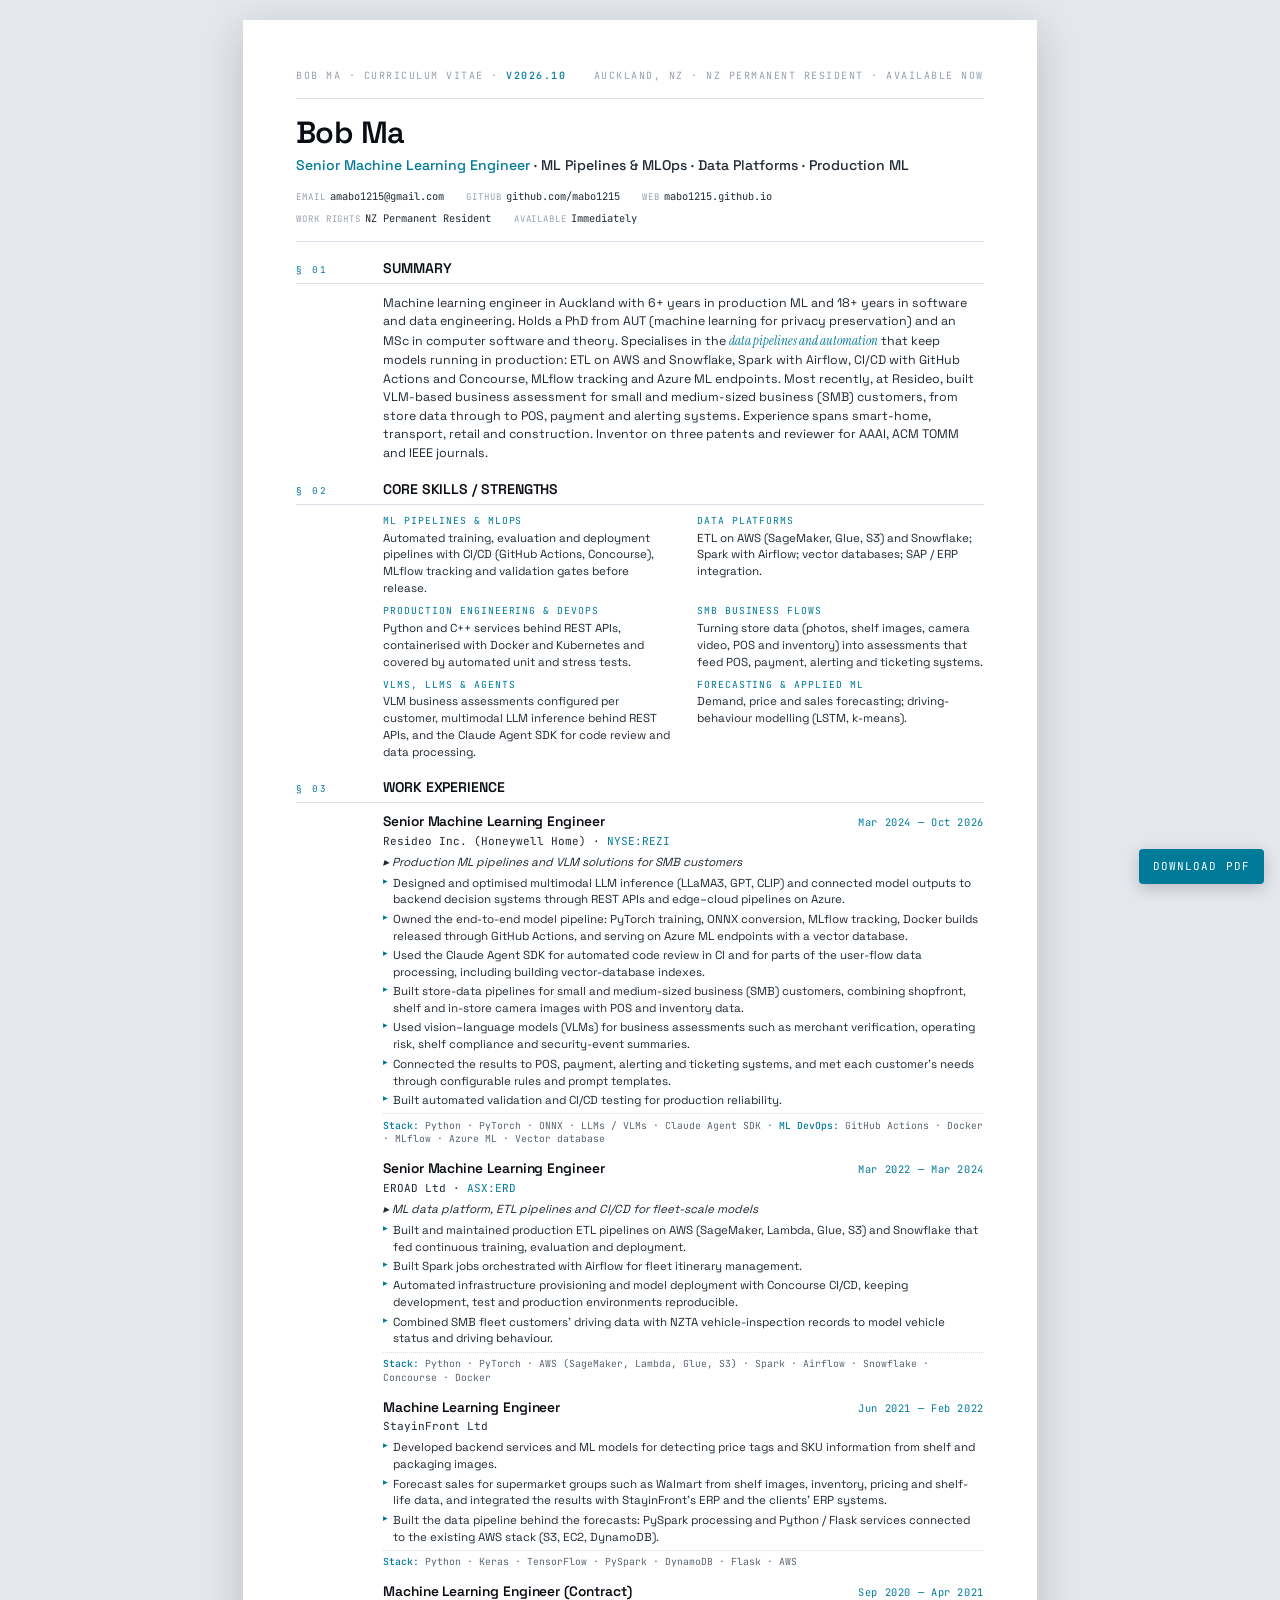
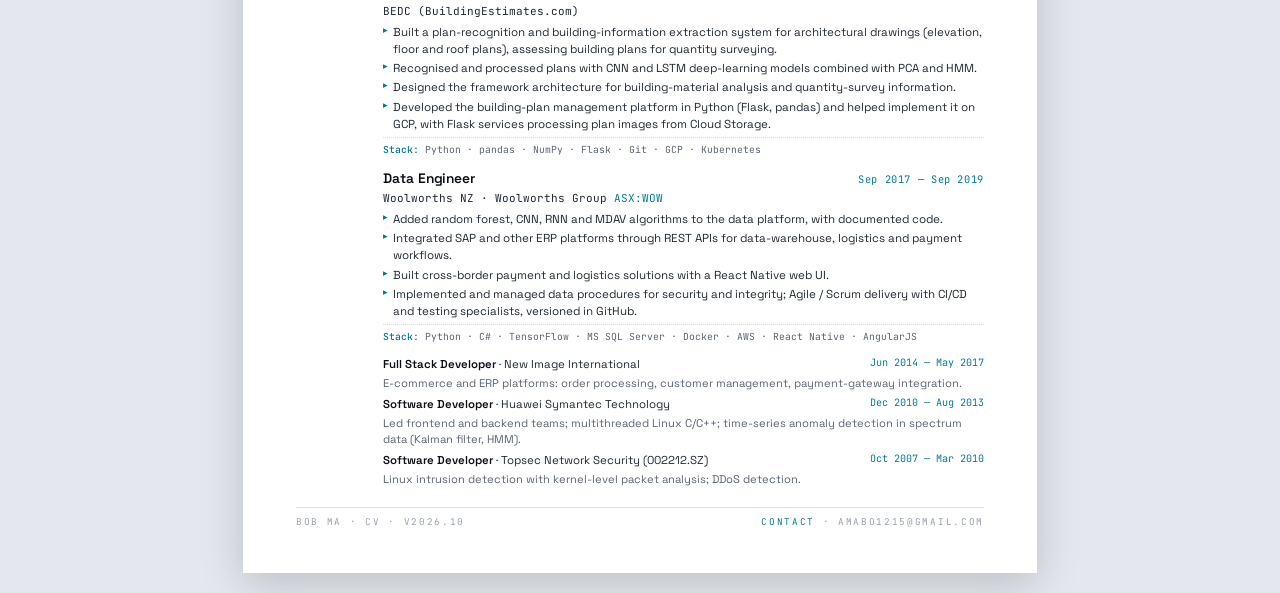
<file: index.html>
<!doctype html>
<html lang="en">
<head>
<meta charset="utf-8">
<title>Bob Ma — CV (Senior ML Engineer · MLOps &amp; Pipelines)</title>
<meta name="viewport" content="width=device-width, initial-scale=1">
<link rel="stylesheet" href="cv.css">
</head>
<body>
<a class="dl" href="Bob_Ma_CV_2026.pdf" download>Download PDF</a>
<div class="sheet">

  <div class="topbar">
    <div>BOB MA · CURRICULUM VITAE · <span class="d">v2026.10</span></div>
    <div>AUCKLAND, NZ · NZ PERMANENT RESIDENT · AVAILABLE NOW</div>
  </div>

  <div class="header">
    <h1>Bob Ma</h1>
    <div class="titleline"><span class="c">Senior Machine Learning Engineer</span> · ML Pipelines &amp; MLOps · Data Platforms · Production ML</div>
    <div class="meta">
      <div><span class="k">Email</span>amabo1215@gmail.com</div>
      <div><span class="k">GitHub</span><a href="https://github.com/mabo1215">github.com/mabo1215</a></div>
      <div><span class="k">Web</span><a href="https://mabo1215.github.io/">mabo1215.github.io</a></div>
      <div><span class="k">Work rights</span>NZ Permanent Resident</div>
      <div><span class="k">Available</span>Immediately</div>
    </div>
  </div>

  <section>
    <div class="sec-ttl"><div class="n">§ 01</div><h2>Summary</h2></div>
    <div class="body">
      <p class="summary">Machine learning engineer in Auckland with 6+ years in production ML and 18+ years in software and data engineering. Holds a PhD from AUT (machine learning for privacy preservation) and an MSc in computer software and theory. Specialises in the <em>data pipelines and automation</em> that keep models running in production: ETL on AWS and Snowflake, Spark with Airflow, CI/CD with GitHub Actions and Concourse, MLflow tracking and Azure ML endpoints. Most recently, at Resideo, built VLM-based business assessment for small and medium-sized business (SMB) customers, from store data through to POS, payment and alerting systems. Experience spans smart-home, transport, retail and construction. Inventor on three patents and reviewer for AAAI, ACM TOMM and IEEE journals.</p>
    </div>
  </section>
  <section>
    <div class="sec-ttl"><div class="n">§ 02</div><h2>Core Skills / Strengths</h2></div>
    <div class="body fit">
      <div><div class="k">ML pipelines &amp; MLOps</div><div class="v">Automated training, evaluation and deployment pipelines with CI/CD (GitHub Actions, Concourse), MLflow tracking and validation gates before release.</div></div>
      <div><div class="k">Data platforms</div><div class="v">ETL on AWS (SageMaker, Glue, S3) and Snowflake; Spark with Airflow; vector databases; SAP / ERP integration.</div></div>
      <div><div class="k">Production engineering &amp; DevOps</div><div class="v">Python and C++ services behind REST APIs, containerised with Docker and Kubernetes and covered by automated unit and stress tests.</div></div>
      <div><div class="k">SMB business flows</div><div class="v">Turning store data (photos, shelf images, camera video, POS and inventory) into assessments that feed POS, payment, alerting and ticketing systems.</div></div>
      <div><div class="k">VLMs, LLMs &amp; agents</div><div class="v">VLM business assessments configured per customer, multimodal LLM inference behind REST APIs, and the Claude Agent SDK for code review and data processing.</div></div>
      <div><div class="k">Forecasting &amp; applied ML</div><div class="v">Demand, price and sales forecasting; driving-behaviour modelling (LSTM, k-means).</div></div>
    </div>
  </section>
  <section>
    <div class="sec-ttl"><div class="n">§ 03</div><h2>Work Experience</h2></div>
    <div class="body">
      <div class="job">
        <div class="hdr"><div class="ttl">Senior Machine Learning Engineer</div><div class="per">Mar 2024 — Oct 2026</div></div>
        <div class="org">Resideo Inc. (Honeywell Home) · <span class="tk">NYSE:REZI</span></div>
        <div class="key">▸ Production ML pipelines and VLM solutions for SMB customers</div>
        <ul>
          <li>Designed and optimised multimodal LLM inference (LLaMA3, GPT, CLIP) and connected model outputs to backend decision systems through REST APIs and edge–cloud pipelines on Azure.</li>
          <li>Owned the end-to-end model pipeline: PyTorch training, ONNX conversion, MLflow tracking, Docker builds released through GitHub Actions, and serving on Azure ML endpoints with a vector database.</li>
          <li>Used the Claude Agent SDK for automated code review in CI and for parts of the user-flow data processing, including building vector-database indexes.</li>
          <li>Built store-data pipelines for small and medium-sized business (SMB) customers, combining shopfront, shelf and in-store camera images with POS and inventory data.</li>
          <li>Used vision–language models (VLMs) for business assessments such as merchant verification, operating risk, shelf compliance and security-event summaries.</li>
          <li>Connected the results to POS, payment, alerting and ticketing systems, and met each customer's needs through configurable rules and prompt templates.</li>
          <li>Built automated validation and CI/CD testing for production reliability.</li>
        </ul>
        <div class="stack"><b>Stack:</b> Python · PyTorch · ONNX · LLMs / VLMs · Claude Agent SDK · <b>ML DevOps:</b> GitHub Actions · Docker · MLflow · Azure ML · Vector database</div>
      </div>
      <div class="job">
        <div class="hdr"><div class="ttl">Senior Machine Learning Engineer</div><div class="per">Mar 2022 — Mar 2024</div></div>
        <div class="org">EROAD Ltd · <span class="tk">ASX:ERD</span></div>
        <div class="key">▸ ML data platform, ETL pipelines and CI/CD for fleet-scale models</div>
        <ul>
          <li>Built and maintained production ETL pipelines on AWS (SageMaker, Lambda, Glue, S3) and Snowflake that fed continuous training, evaluation and deployment.</li>
          <li>Built Spark jobs orchestrated with Airflow for fleet itinerary management.</li>
          <li>Automated infrastructure provisioning and model deployment with Concourse CI/CD, keeping development, test and production environments reproducible.</li>
          <li>Combined SMB fleet customers' driving data with NZTA vehicle-inspection records to model vehicle status and driving behaviour.</li>
        </ul>
        <div class="stack"><b>Stack:</b> Python · PyTorch · AWS (SageMaker, Lambda, Glue, S3) · Spark · Airflow · Snowflake · Concourse · Docker</div>
      </div>
      <div class="job">
        <div class="hdr"><div class="ttl">Machine Learning Engineer</div><div class="per">Jun 2021 — Feb 2022</div></div>
        <div class="org">StayinFront Ltd</div>
        <ul>
          <li>Developed backend services and ML models for detecting price tags and SKU information from shelf and packaging images.</li>
          <li>Forecast sales for supermarket groups such as Walmart from shelf images, inventory, pricing and shelf-life data, and integrated the results with StayinFront's ERP and the clients' ERP systems.</li>
          <li>Built the data pipeline behind the forecasts: PySpark processing and Python / Flask services connected to the existing AWS stack (S3, EC2, DynamoDB).</li>
        </ul>
        <div class="stack"><b>Stack:</b> Python · Keras · TensorFlow · PySpark · DynamoDB · Flask · AWS</div>
      </div>
      <div class="job">
        <div class="hdr"><div class="ttl">Machine Learning Engineer (Contract)</div><div class="per">Sep 2020 — Apr 2021</div></div>
        <div class="org">BEDC (BuildingEstimates.com)</div>
        <ul>
          <li>Built a plan-recognition and building-information extraction system for architectural drawings (elevation, floor and roof plans), assessing building plans for quantity surveying.</li>
          <li>Recognised and processed plans with CNN and LSTM deep-learning models combined with PCA and HMM.</li>
          <li>Designed the framework architecture for building-material analysis and quantity-survey information.</li>
          <li>Developed the building-plan management platform in Python (Flask, pandas) and helped implement it on GCP, with Flask services processing plan images from Cloud Storage.</li>
        </ul>
        <div class="stack"><b>Stack:</b> Python · pandas · NumPy · Flask · Git · GCP · Kubernetes</div>
      </div>
      <div class="job">
        <div class="hdr"><div class="ttl">Data Engineer</div><div class="per">Sep 2017 — Sep 2019</div></div>
        <div class="org">Woolworths NZ · Woolworths Group <span class="tk">ASX:WOW</span></div>
        <ul>
          <li>Added random forest, CNN, RNN and MDAV algorithms to the data platform, with documented code.</li>
          <li>Integrated SAP and other ERP platforms through REST APIs for data-warehouse, logistics and payment workflows.</li>
          <li>Built cross-border payment and logistics solutions with a React Native web UI.</li>
          <li>Implemented and managed data procedures for security and integrity; Agile / Scrum delivery with CI/CD and testing specialists, versioned in GitHub.</li>
        </ul>
        <div class="stack"><b>Stack:</b> Python · C# · TensorFlow · MS SQL Server · Docker · AWS · React Native · AngularJS</div>
      </div>
      <div class="early">
        <div class="row"><div><b>Full Stack Developer</b> · New Image International</div><div class="per">Jun 2014 — May 2017</div>
          <div class="d">E-commerce and ERP platforms: order processing, customer management, payment-gateway integration.</div></div>
        <div class="row"><div><b>Software Developer</b> · Huawei Symantec Technology</div><div class="per">Dec 2010 — Aug 2013</div>
          <div class="d">Led frontend and backend teams; multithreaded Linux C/C++; time-series anomaly detection in spectrum data (Kalman filter, HMM).</div></div>
        <div class="row"><div><b>Software Developer</b> · Topsec Network Security (002212.SZ)</div><div class="per">Oct 2007 — Mar 2010</div>
          <div class="d">Linux intrusion detection with kernel-level packet analysis; DDoS detection.</div></div>
      </div>
    </div>
  </section>

  <div class="footline">
    <div>BOB MA · CV · v2026.10</div>
    <div><span class="c">CONTACT</span> · AMABO1215@GMAIL.COM </div>
  </div>

</div>
</body>
</html>
</file>
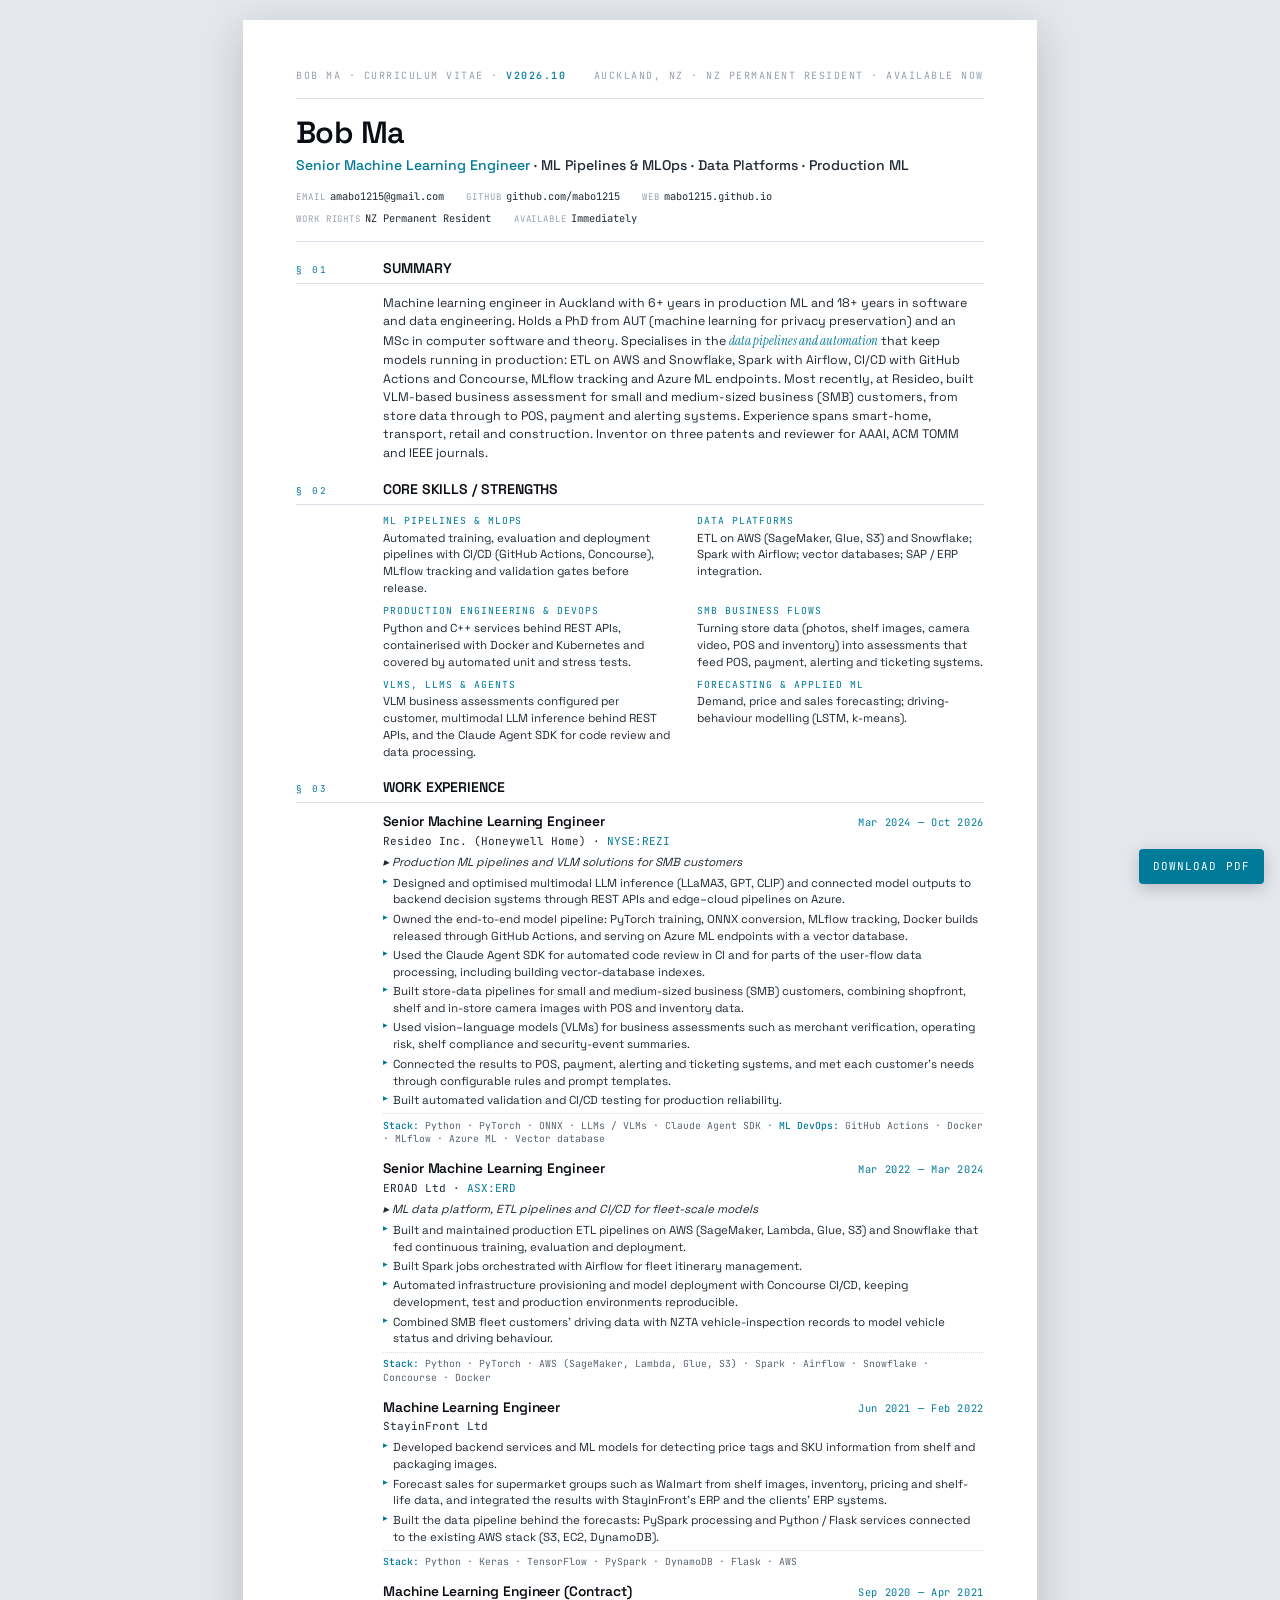
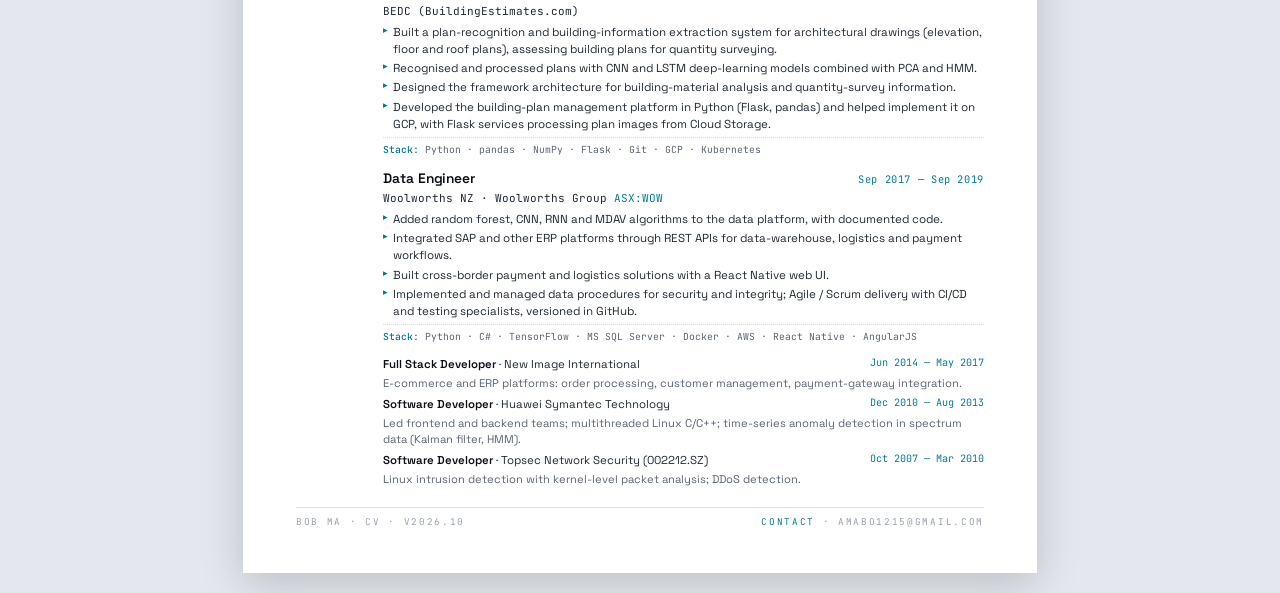
<file: index-print.html>
<!doctype html>
<html lang="en">
<head>
<meta charset="utf-8">
<title>Bob Ma — CV</title>
<meta name="robots" content="noindex">
<meta http-equiv="refresh" content="0; url=./">
<link rel="canonical" href="https://mabo1215.github.io/">
<script>location.replace("./");</script>
</head>
<body><a href="./">Bob Ma — CV</a></body>
</html>
</file>
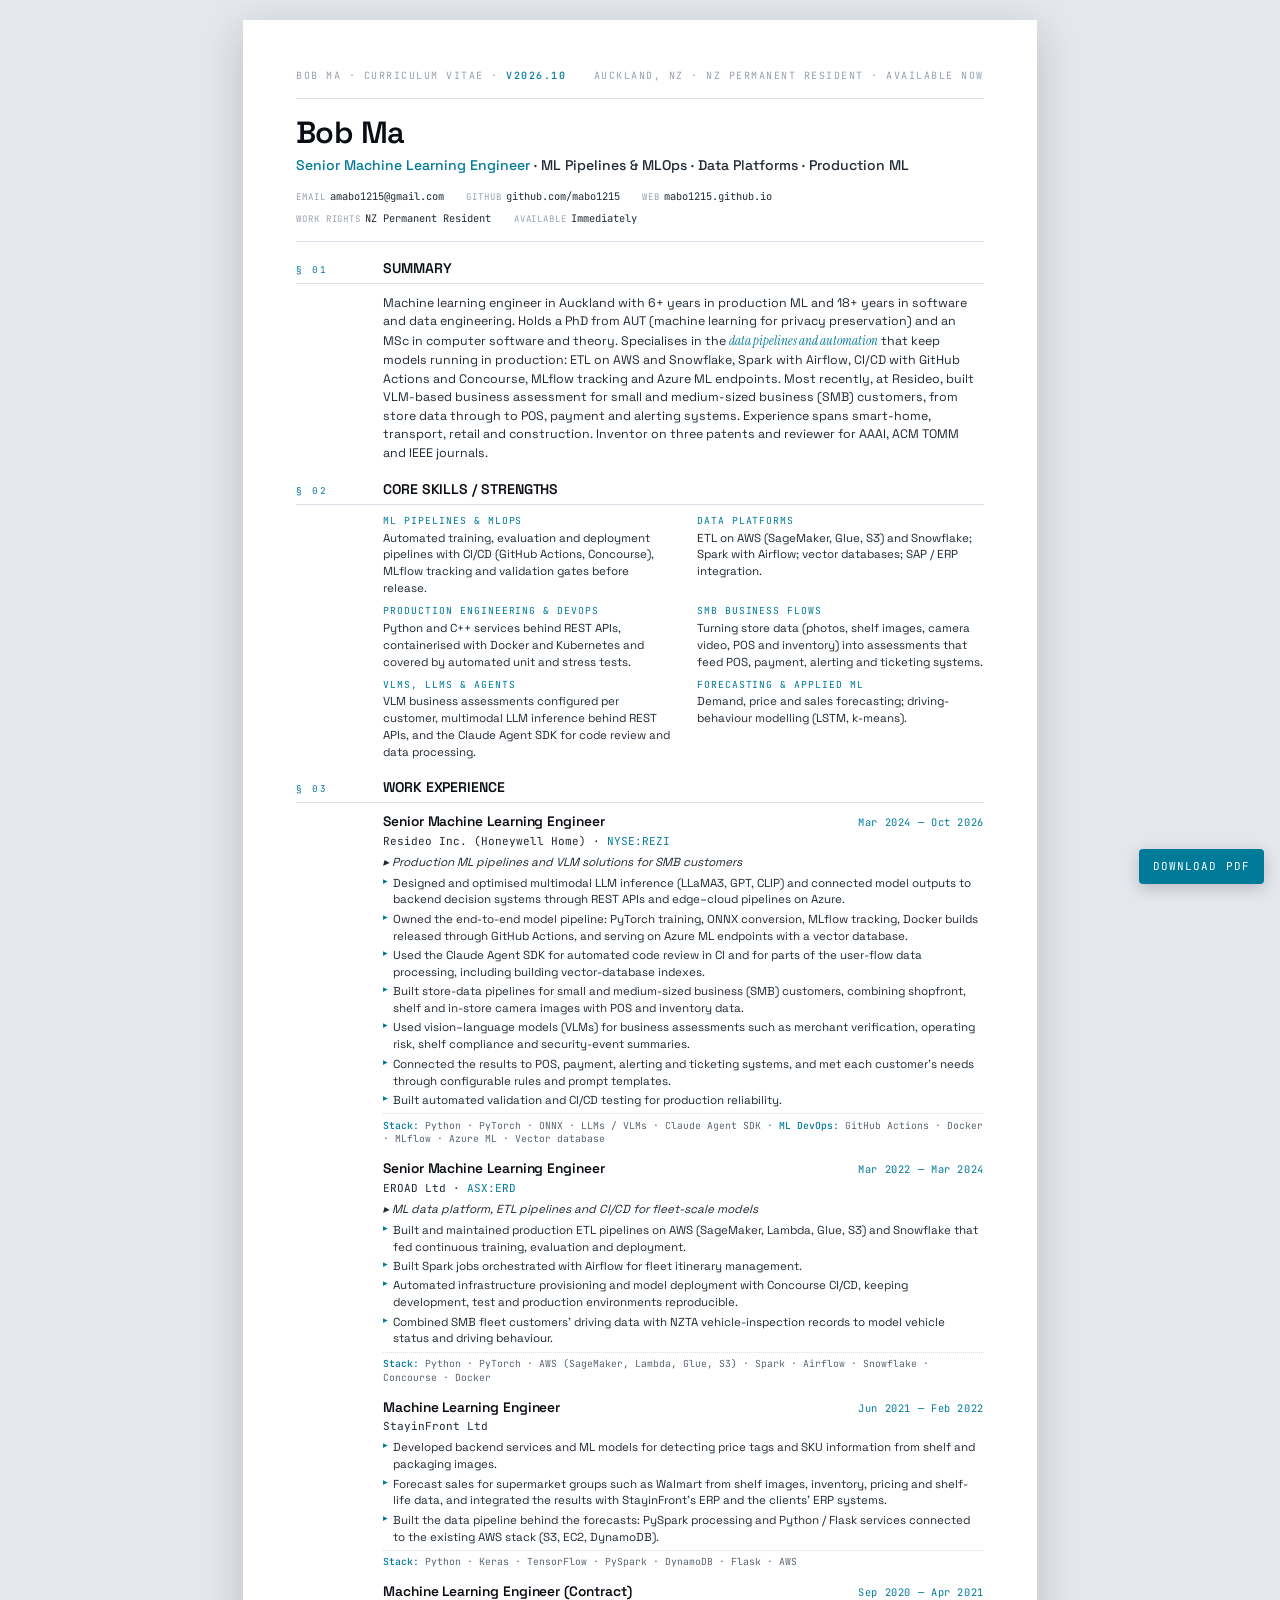
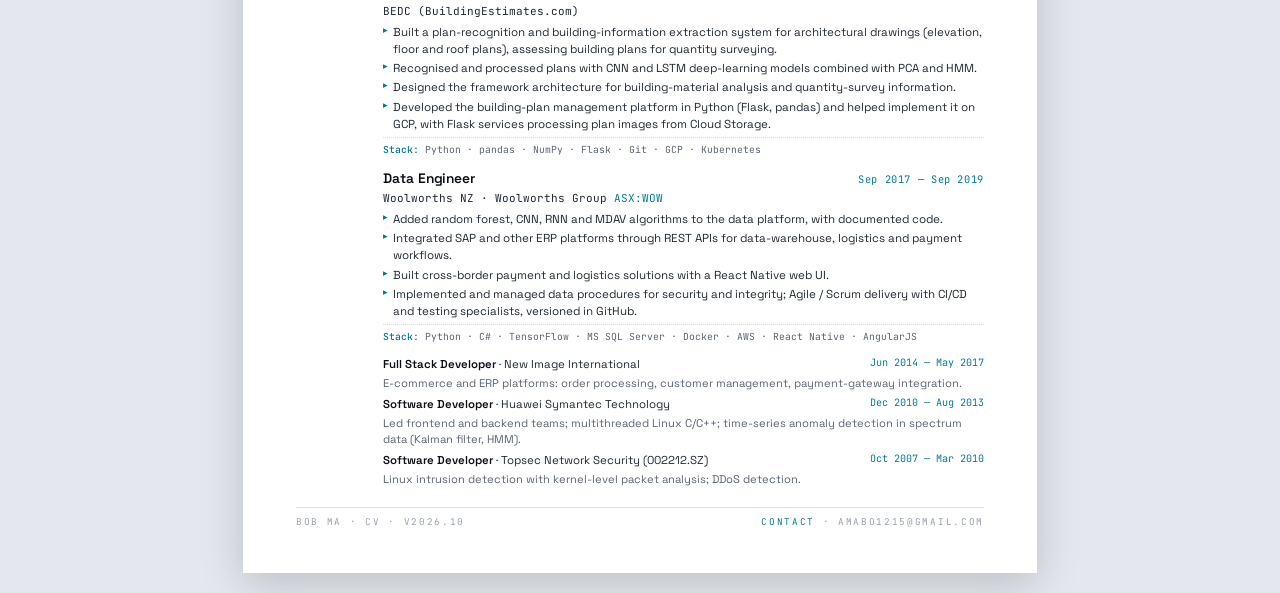
<file: deck/presentation.html>
<!doctype html>
<html lang="en">
<head>
<meta charset="utf-8">
<title>Bob Ma — CV</title>
<meta name="robots" content="noindex">
<meta http-equiv="refresh" content="0; url=../">
<link rel="canonical" href="https://mabo1215.github.io/">
<script>location.replace("../");</script>
</head>
<body><a href="../">Bob Ma — CV</a></body>
</html>
</file>
<file: cv.css>
/* Shared styles for the tailored CVs. Derived from ../../resume-print.html (copied from ../au-2026-10),
   reworked to paginate cleanly across multiple A4 pages. */
/* Static font files (Google Fonts, OFL) so PDFs embed TrueType outlines rather than Type 3 glyphs. */
@font-face{ font-family:'Instrument Serif'; font-style:italic; font-weight:400; src:url('fonts/InstrumentSerif-400-italic.woff') format('woff'); }
@font-face{ font-family:'Instrument Serif'; font-style:normal; font-weight:400; src:url('fonts/InstrumentSerif-400.woff') format('woff'); }
@font-face{ font-family:'JetBrains Mono'; font-style:normal; font-weight:400; src:url('fonts/JetBrainsMono-400.woff') format('woff'); }
@font-face{ font-family:'JetBrains Mono'; font-style:normal; font-weight:500; src:url('fonts/JetBrainsMono-500.woff') format('woff'); }
@font-face{ font-family:'Space Grotesk'; font-style:normal; font-weight:400; src:url('fonts/SpaceGrotesk-400.woff') format('woff'); }
@font-face{ font-family:'Space Grotesk'; font-style:normal; font-weight:500; src:url('fonts/SpaceGrotesk-500.woff') format('woff'); }
@font-face{ font-family:'Space Grotesk'; font-style:normal; font-weight:600; src:url('fonts/SpaceGrotesk-600.woff') format('woff'); }

:root{
  --ink: #0A0E14;
  --ink-2: #1F2833;
  --ink-dim: #5A6472;
  --ink-faint: #98A0AD;
  --line: #D6DEE8;
  --line-2: #B6C2D1;
  --cyan: #007A99;
  --paper: #FFFFFF;
  --display: "Space Grotesk", ui-sans-serif, system-ui, sans-serif;
  --mono: "JetBrains Mono", ui-monospace, SFMono-Regular, Menlo, monospace;
  --serif: "Instrument Serif", "Times New Roman", serif;
}
*{ box-sizing: border-box; }
html,body{ margin:0; padding:0; background:#E4E8EE; color:var(--ink); font-family:var(--display); font-size:10pt; line-height:1.4; }

.sheet{
  width: 210mm; min-height: 297mm;
  background: var(--paper);
  margin: 20px auto;
  padding: 13mm 14mm 12mm;
  box-shadow: 0 10px 40px rgba(0,0,0,0.18);
}

.topbar{
  display:flex; justify-content:space-between;
  font-family: var(--mono); font-size: 7.5pt; color: var(--ink-faint);
  letter-spacing: 0.15em; text-transform: uppercase;
  padding-bottom: 4mm; border-bottom: 1px solid var(--line);
  margin-bottom: 5mm;
}
.topbar .d{ color: var(--cyan); font-weight: 500; }

/* Header */
.header{ padding-bottom: 4mm; border-bottom: 1px solid var(--line); }
.header h1{ margin: 0 0 1mm; font-weight:600; font-size: 23pt; letter-spacing: -0.02em; line-height: 1; }
.header .h1-zh{ font-family: var(--serif); font-style: italic; color: var(--cyan); font-weight:400; font-size: 17pt; }
.header .titleline{ margin-top: 2mm; font-size: 10.5pt; color: var(--ink-2); font-weight: 500; }
.header .titleline .c{ color: var(--cyan); }
.header .meta{
  margin-top: 3.5mm;
  display: flex; gap: 2mm 6mm; flex-wrap: wrap;
  font-family: var(--mono); font-size: 7.8pt; color: var(--ink-2);
}
.header .meta .k{ color: var(--ink-faint); margin-right: 4px; letter-spacing: 0.1em; text-transform: uppercase; font-size: 6.8pt; }
.header .meta a{ color: inherit; text-decoration: none; }

/* Section */
section{ margin-top: 4.5mm; }
.sec-ttl{
  display:grid; grid-template-columns: 20mm 1fr;
  align-items: baseline; gap: 3mm;
  padding-bottom: 1.2mm;
  border-bottom: 1px solid var(--line);
  margin-bottom: 2.5mm;
  break-after: avoid;
}
.sec-ttl .n{ font-family: var(--mono); font-size: 7pt; color: var(--cyan); letter-spacing: 0.2em; }
.sec-ttl h2{ margin:0; font-weight: 600; font-size: 10.5pt; letter-spacing: -0.005em; text-transform: uppercase; }

.body{ padding-left: 23mm; }
.summary{ margin:0; font-size: 9.3pt; line-height: 1.5; color: var(--ink-2); }
.summary em{ font-family: var(--serif); font-style: italic; color: var(--cyan); font-size: 10pt; }

/* Fit highlights: requirement → evidence */
.fit{ display:grid; grid-template-columns: 1fr 1fr; gap: 2mm 7mm; }
.fit > div{ break-inside: avoid; }
.fit .k{ font-family: var(--mono); font-size: 7.3pt; color: var(--cyan); letter-spacing: 0.1em; text-transform: uppercase; margin-bottom: 0.5mm; }
.fit .v{ font-size: 8.7pt; color: var(--ink-2); line-height: 1.45; }

/* Experience */
.job{ margin-bottom: 3.5mm; }
.job .hdr, .job .org, .job .key{ break-after: avoid; }
.job li, .job .stack{ break-inside: avoid; }
.job .hdr{ display:flex; justify-content: space-between; align-items: baseline; gap: 4mm; margin-bottom: 0.6mm; }
.job .ttl{ font-size: 10.3pt; font-weight: 600; letter-spacing:-0.005em; }
.job .per{ font-family: var(--mono); font-size: 7.8pt; color: var(--cyan); white-space:nowrap; letter-spacing: 0.06em; }
.job .org{ font-family: var(--mono); font-size: 8.3pt; color: var(--ink-2); margin-bottom: 1.2mm; }
.job .org .tk{ color: var(--cyan); }
.job .key{ font-size: 8.8pt; color: var(--ink-2); font-style: italic; margin-bottom: 1.2mm; }
.job ul{ list-style: none; padding: 0; margin: 0 0 1.2mm; }
.job li{ font-size: 8.7pt; line-height: 1.45; color: var(--ink-2); padding-left: 10px; position: relative; margin-bottom: 0.7mm; }
.job li::before{ content: "▸"; position: absolute; left: 0; top: 0; color: var(--cyan); font-size: 7pt; }
.job .stack{ font-family: var(--mono); font-size: 7.3pt; color: var(--ink-dim); border-top: 1px dotted var(--line); padding-top: 1.2mm; }
.job .stack b{ color: var(--cyan); font-weight: 500; }

.early .row{ display:grid; grid-template-columns: 1fr auto; gap: 1mm 4mm; font-size: 8.6pt; color: var(--ink-2); margin-bottom: 1.2mm; break-inside: avoid; }
.early .row b{ color: var(--ink); font-weight: 600; }
.early .row .per{ font-family: var(--mono); font-size: 7.6pt; color: var(--cyan); white-space: nowrap; }
.early .row .d{ grid-column: 1 / -1; color: var(--ink-dim); font-size: 8.4pt; }

/* Skills */
.skill{ display:grid; grid-template-columns: repeat(2, 1fr); gap: 1.5mm 8mm; }
.skill > div{ break-inside: avoid; }
.skill .k{ font-family: var(--mono); font-size: 7.3pt; color: var(--cyan); letter-spacing: 0.1em; text-transform: uppercase; }
.skill .v{ font-size: 8.6pt; color: var(--ink-2); margin-bottom: 1mm; }

/* Education */
.edu .row{ display:grid; grid-template-columns: 26mm 1fr; gap: 4mm; margin-bottom: 1.6mm; font-size: 8.7pt; break-inside:avoid; }
.edu .row .per{ font-family: var(--mono); color: var(--cyan); font-size: 7.6pt; }
.edu .row .deg{ font-weight: 600; font-size: 9.2pt; }
.edu .row .sch{ font-family: var(--mono); font-size: 7.8pt; color: var(--ink-dim); margin-top: 0.3mm; }
.edu .row .top{ font-size: 8.5pt; color: var(--ink-2); margin-top: 0.4mm; }
.edu .row em{ font-family: var(--serif); font-style: italic; color: var(--cyan); font-size: 9.3pt; }

/* Publications */
.pubs{ display:grid; grid-template-columns: 1fr 1fr; gap: 2mm 6mm; }
.pub{ font-size: 8.3pt; line-height: 1.4; color: var(--ink-2); padding-left: 3mm; border-left: 2px solid var(--line); break-inside: avoid; }
.pub.hl{ border-left-color: var(--cyan); }
.pub .yr{ font-family: var(--mono); font-size: 6.9pt; color: var(--cyan); letter-spacing: 0.1em; display:block; margin-bottom: 0.3mm; text-transform: uppercase; }
.pub .src{ font-family: var(--mono); font-size: 7pt; color: var(--ink-dim); }

/* Numbered publication list (postdoc CV) */
.publist .grp{ font-family: var(--mono); font-size: 7.4pt; color: var(--cyan); letter-spacing: 0.04em; margin: 2.2mm 0 1mm; break-after: avoid; }
.publist .grp:first-child{ margin-top: 0; }
.publist ol{ margin: 0; padding-left: 6mm; }
.publist li{ font-size: 8.3pt; line-height: 1.5; color: var(--ink-2); margin-bottom: 0.9mm; break-inside: avoid; }
.publist li::marker{ font-family: var(--mono); font-size: 7.3pt; color: var(--ink-faint); }
.publist .au{ display: inline-block; font-family: var(--mono); font-size: 6.8pt; color: var(--paper); background: var(--cyan); border-radius: 2px; padding: 0 3px; margin-right: 4px; line-height: 1.5; }
.publist .ven{ font-weight: 600; color: var(--ink); }
.publist .src{ font-family: var(--mono); font-size: 7pt; color: var(--ink-dim); }
.publist .note{ margin: 0; font-size: 8.3pt; line-height: 1.5; color: var(--ink-2); }

/* Patents / service */
.pat{ font-size: 8.6pt; color: var(--ink-2); line-height: 1.5; }
.pat .row{ display:grid; grid-template-columns: 16mm 1fr; gap: 3mm; margin-bottom: 0.8mm; break-inside: avoid; }
.pat .row .k{ font-family: var(--mono); color: var(--cyan); font-size: 7.3pt; letter-spacing: 0.1em; }

.footline{
  margin-top: 5mm; padding-top: 2mm;
  border-top: 1px solid var(--line);
  font-family: var(--mono); font-size: 7pt;
  color: var(--ink-faint); letter-spacing: 0.18em; text-transform: uppercase;
  display:flex; justify-content:space-between;
}
.footline .c{ color: var(--cyan); }

/* Chinese CV (zh.html): Latin text keeps the same fonts, CJK falls back to Microsoft YaHei.
   No italics or wide tracking on CJK, which has neither. */
:root:lang(zh){
  --display: "Space Grotesk", "Microsoft YaHei", "PingFang SC", "Noto Sans SC", sans-serif;
  --mono: "JetBrains Mono", "Microsoft YaHei", "PingFang SC", "Noto Sans SC", monospace;
}
:lang(zh) .summary, :lang(zh) .job li, :lang(zh) .fit .v{ line-height: 1.6; }
:lang(zh) .job .key{ font-style: normal; }
:lang(zh) .summary em{ font-family: var(--display); font-style: normal; font-size: inherit; font-weight: 600; }
:lang(zh) .sec-ttl h2{ letter-spacing: 0.08em; }
:lang(zh) .fit .k, :lang(zh) .skill .k, :lang(zh) .pat .row .k, :lang(zh) .header .meta .k{ letter-spacing: 0.04em; }

@media print{
  @page{ size: A4; margin: 11mm 0 10mm; }
  html,body{ background:#fff; }
  .sheet{ margin:0; box-shadow:none; width:210mm; min-height:auto; padding: 0 14mm; }
}

/* Website copy (publish_site.sh): download button, and a single-column layout on phones. Screen only, so the PDFs are unchanged. */
.dl{ position: fixed; right: 16px; bottom: 16px; z-index: 10; font-family: var(--mono); font-size: 11px; letter-spacing: 0.1em; text-transform: uppercase;
     background: var(--cyan); color: #fff; text-decoration: none; padding: 10px 14px; border-radius: 4px; box-shadow: 0 4px 16px rgba(0,0,0,0.2); }
@media print{ .dl{ display: none; } }
@media screen and (max-width: 840px){
  .sheet{ width: auto; min-height: 0; margin: 0; padding: 20px 16px 64px; box-shadow: none; }
  .topbar, .footline{ flex-direction: column; gap: 4px; }
  .sec-ttl{ grid-template-columns: auto 1fr; }
  .body{ padding-left: 0; }
  .fit, .skill, .pubs{ grid-template-columns: 1fr; }
  .job .hdr{ flex-wrap: wrap; gap: 0 4mm; }
  .edu .row, .pat .row, .early .row{ grid-template-columns: 1fr; gap: 0.5mm; }
}
</file>
